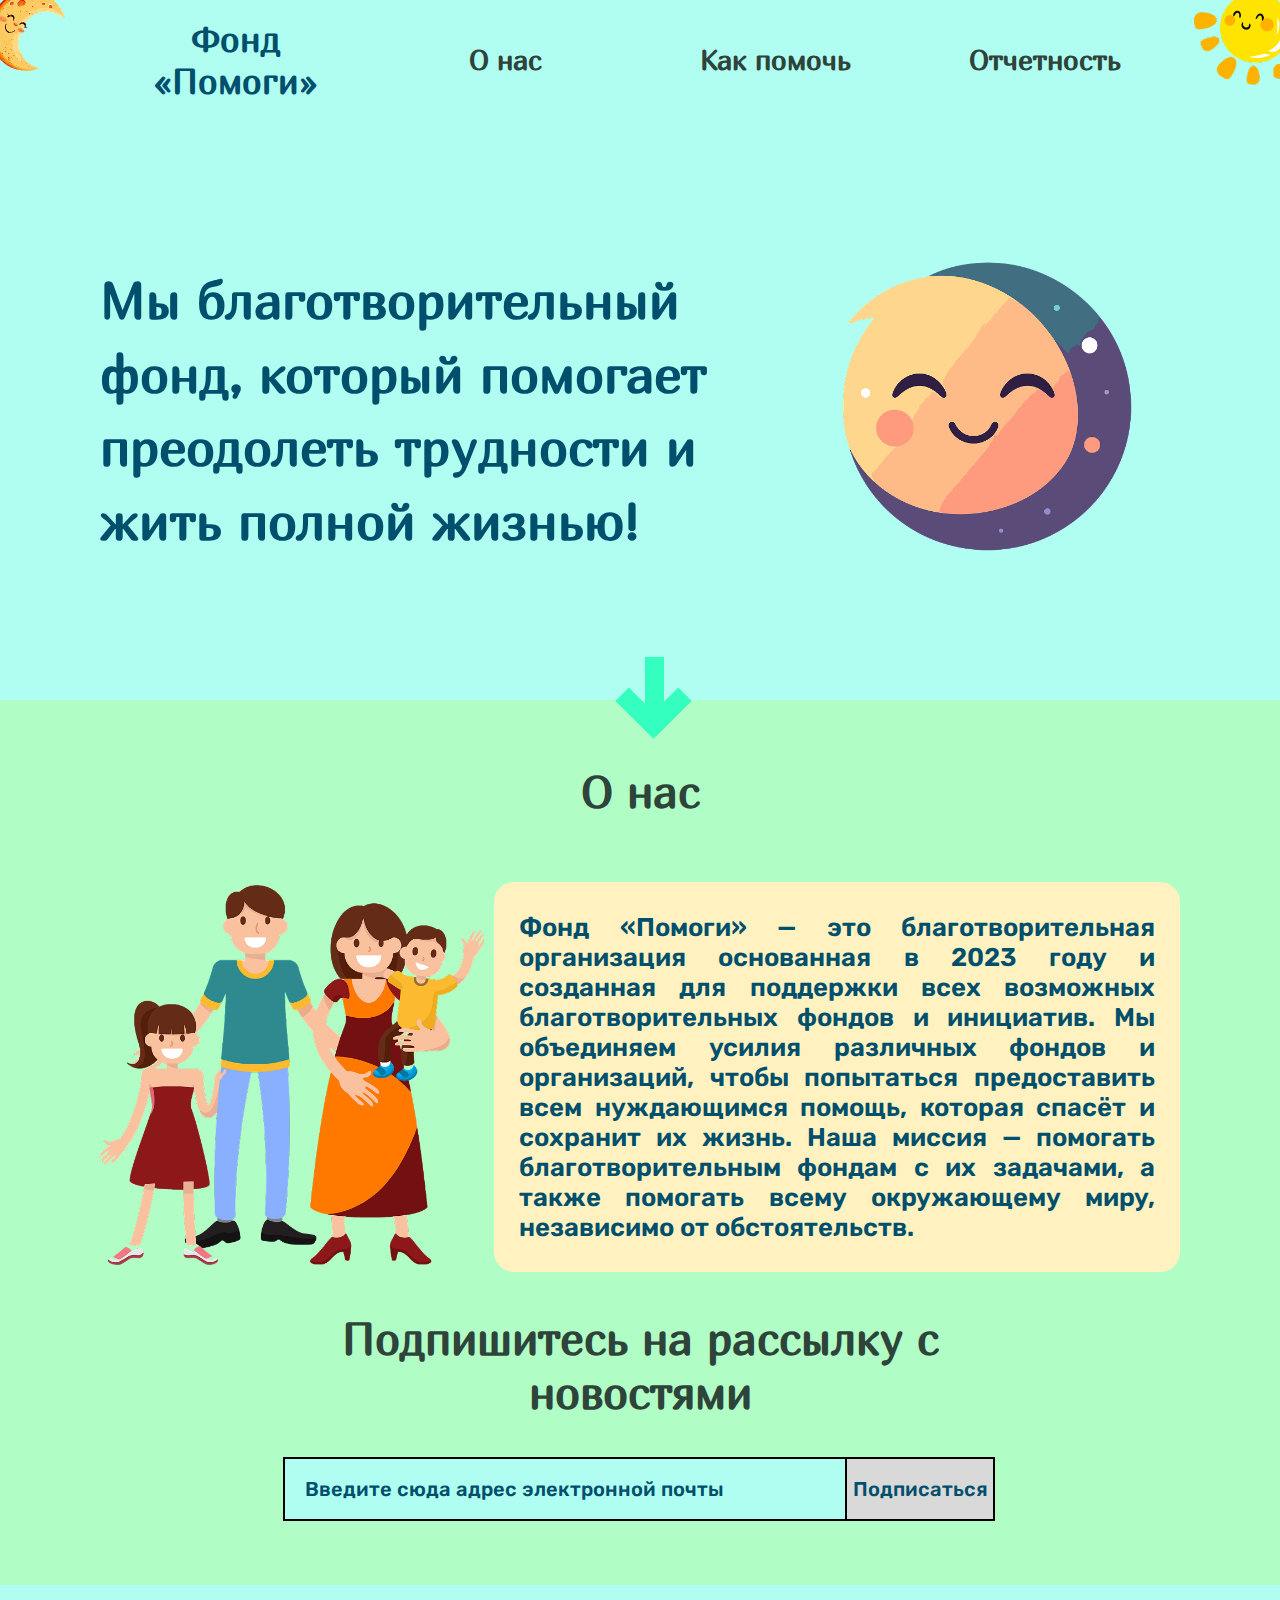
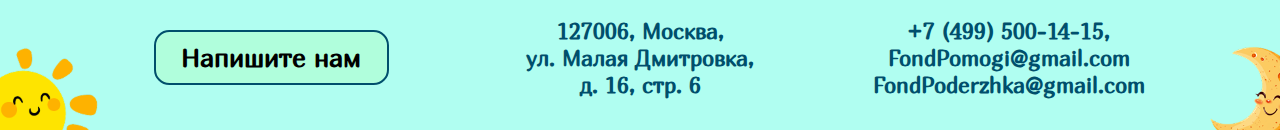
<file: index.html>
<!DOCTYPE html>
<html lang="ru">
<head>
    <meta charset="UTF-8">
    <meta name="viewport" content="width=device-width, initial-scale=1.0">
    <meta name="description" content="Благотворительное пожертвование и помощь людям: поддержка детям, животным, инвалидам и пострадавшим. Благотворительные фонды России, социальные фонды и сайты благотворительности. Оказание помощи тем, кто в ней нуждается.">
    <link href="https://fonts.googleapis.com/css2?family=Marmelad&display=swap" rel="stylesheet">
    <link href="https://fonts.googleapis.com/css2?family=Rubik:wght@400;500;700&display=swap" rel="stylesheet">
    <link rel="stylesheet" href="css/headerFooter.css">
    <link rel="stylesheet" href="css/mainPage.css">
    <title>Фонд "Помоги"</title>
    <link rel="icon" href="img/planeta.png" type="image/png">
    <!-- Varioqub experiments -->
    <script type="text/javascript">
        (function(e, x, pe, r, i, me, nt){
        e[i]=e[i]||function(){(e[i].a=e[i].a||[]).push(arguments)},
        me=x.createElement(pe),me.async=1,me.src=r,nt=x.getElementsByTagName(pe)[0],me.addEventListener('error',function(){function cb(t){t=t[t.length-1],'function'==typeof t&&t({flags:{}})};Array.isArray(e[i].a)&&e[i].a.forEach(cb);e[i]=function(){cb(arguments)}}),nt.parentNode.insertBefore(me,nt)})
        (window, document, 'script', 'https://abt.s3.yandex.net/expjs/latest/exp.js', 'ymab');
        ymab('metrika.101409417', 'init'/*, {clientFeatures}, {callback}*/);
    </script>
</head>
<body>
    <div class="img-moon">
        <img class="img-moon" src="img/moon.png" alt="Луна">
    </div>
    <div class="img-sun">
        <img class="img-sun" src="img/sun.png" alt="Солнце">
    </div>
    <header class="header-container">
        <nav class="header-nav">
            <div class="main-title"><a href="index.html">Фонд</a><a href="index.html"><span>«Помоги»</span></a></div>
            <div class="second-title"><a href="#AS">О нас</a></div>
            <div class="second-title"><a href="how-to-help.html">Как помочь</a></div>
            <div class="second-title"><a href="reporting.html">Отчетность</a></div>
        </nav>
    </header>
    <section class="hero-container">
        <div class="hero-text">
            <p>Мы благотворительный фонд, который помогает  преодолеть трудности и жить полной жизнью!</p>
        </div>
        <div class="hero-image">
            <img src="img/planeta.png" alt="Планета">
        </div>
    </section>
    <section class="about-section" id="AS">
        <div class="strelka-image">
            <img src="img/strelka.png" alt="Стрелка">
        </div>
        <h1 class="about-title">О нас</h1>
        <div class="about-container">
            <div class="about-image">
                <img src="img/family.png" alt="Семья">
            </div>
            <div class="about-text">
                <p><span>Фонд «Помоги» — это благотворительная </span><span>организация основанная в 2023 году и </span>
                    <span>созданная для поддержки всех возможных </span><span>благотворительных фондов и инициатив. Мы </span>
                    <span>объединяем усилия различных фондов и </span><span>организаций, чтобы попытаться предоставить </span>
                    <span>всем нуждающимся помощь, которая спасёт и </span><span>сохранит их жизнь. Наша миссия —  помогать </span> 
                    <span>благотворительным фондам с их задачами, а </span><span>также помогать всему окружающему миру, </span>
                    <span>независимо от обстоятельств.</span></p>
            </div>
        </div>
    </section>
    <section class="subscribe-section">
        <div class="container__text-title">
            <div class="title-text-col">
                <h1 class="subscribe-title">Подпишитесь на рассылку с</h1>
            </div>
            <div class="title-text-col">
                <h1 class="subscribe-title">новостями</h1>
            </div>
        </div>
        <div class="container-form-button">
            <div class="form-container">
                <input type="email" class="custom-input" placeholder="Введите сюда адрес электронной почты">
                <button class="custom-button">Подписаться</button>
            </div>
        </div>        
    </section>
    <footer class="footer-container">
        <div class="footer-content">
            <div class="footer-info">
                <button class="footer-button">Напишите нам</button>
            </div>
            <div class="footer-info">
                <div class="text-col"><p>127006, Москва,</p></div>
                <div class="text-col"><p>ул. Малая Дмитровка,</p></div>
                <div class="text-col"><p>д. 16, стр. 6</p></div>
            </div>
            <div class="footer-info">
                <div class="text-col"><p>+7 (499) 500-14-15,</p></div>
                <div class="text-col"><p>FondPomogi@gmail.com</p></div>
                <div class="text-col"><p>FondPoderzhka@gmail.com</p></div>
            </div>
        </div>
        <div class="container-foot-img">
            <div class="img-moon_foot">
                <img class="img-moon_foot" src="img/moon-foot.png" alt="Луна">
            </div>
            <div class="img-sun_foot">
                <img class="img-sun_foot" src="img/sun-foot.png" alt="Солнце">
            </div> 
        </div>  
    </footer>
<script type="text/javascript">
     (function(m,e,t,r,i,k,a){m[i]=m[i]||function(){(m[i].a=m[i].a||[]).push(arguments)};
     m[i].l=1*new Date();
     for (var j = 0; j < document.scripts.length; j++) {
         if (document.scripts[j].src === r) return;
     }
     k=e.createElement(t),a=e.getElementsByTagName(t)[0],k.async=1,k.src=r,a.parentNode.insertBefore(k,a)
     })(window, document, "script", "https://mc.yandex.ru/metrika/tag.js", "ym");

     ym(101409417, "init", {
          clickmap:true,
          trackLinks:true,
          accurateTrackBounce:true,
          webvisor:true
     });
  </script>
  <noscript>
    <div><img src="https://mc.yandex.ru/watch/101409417" style="position:absolute; left:-9999px;" alt="" /></div>
  </noscript>
</body>
</html>
</file>
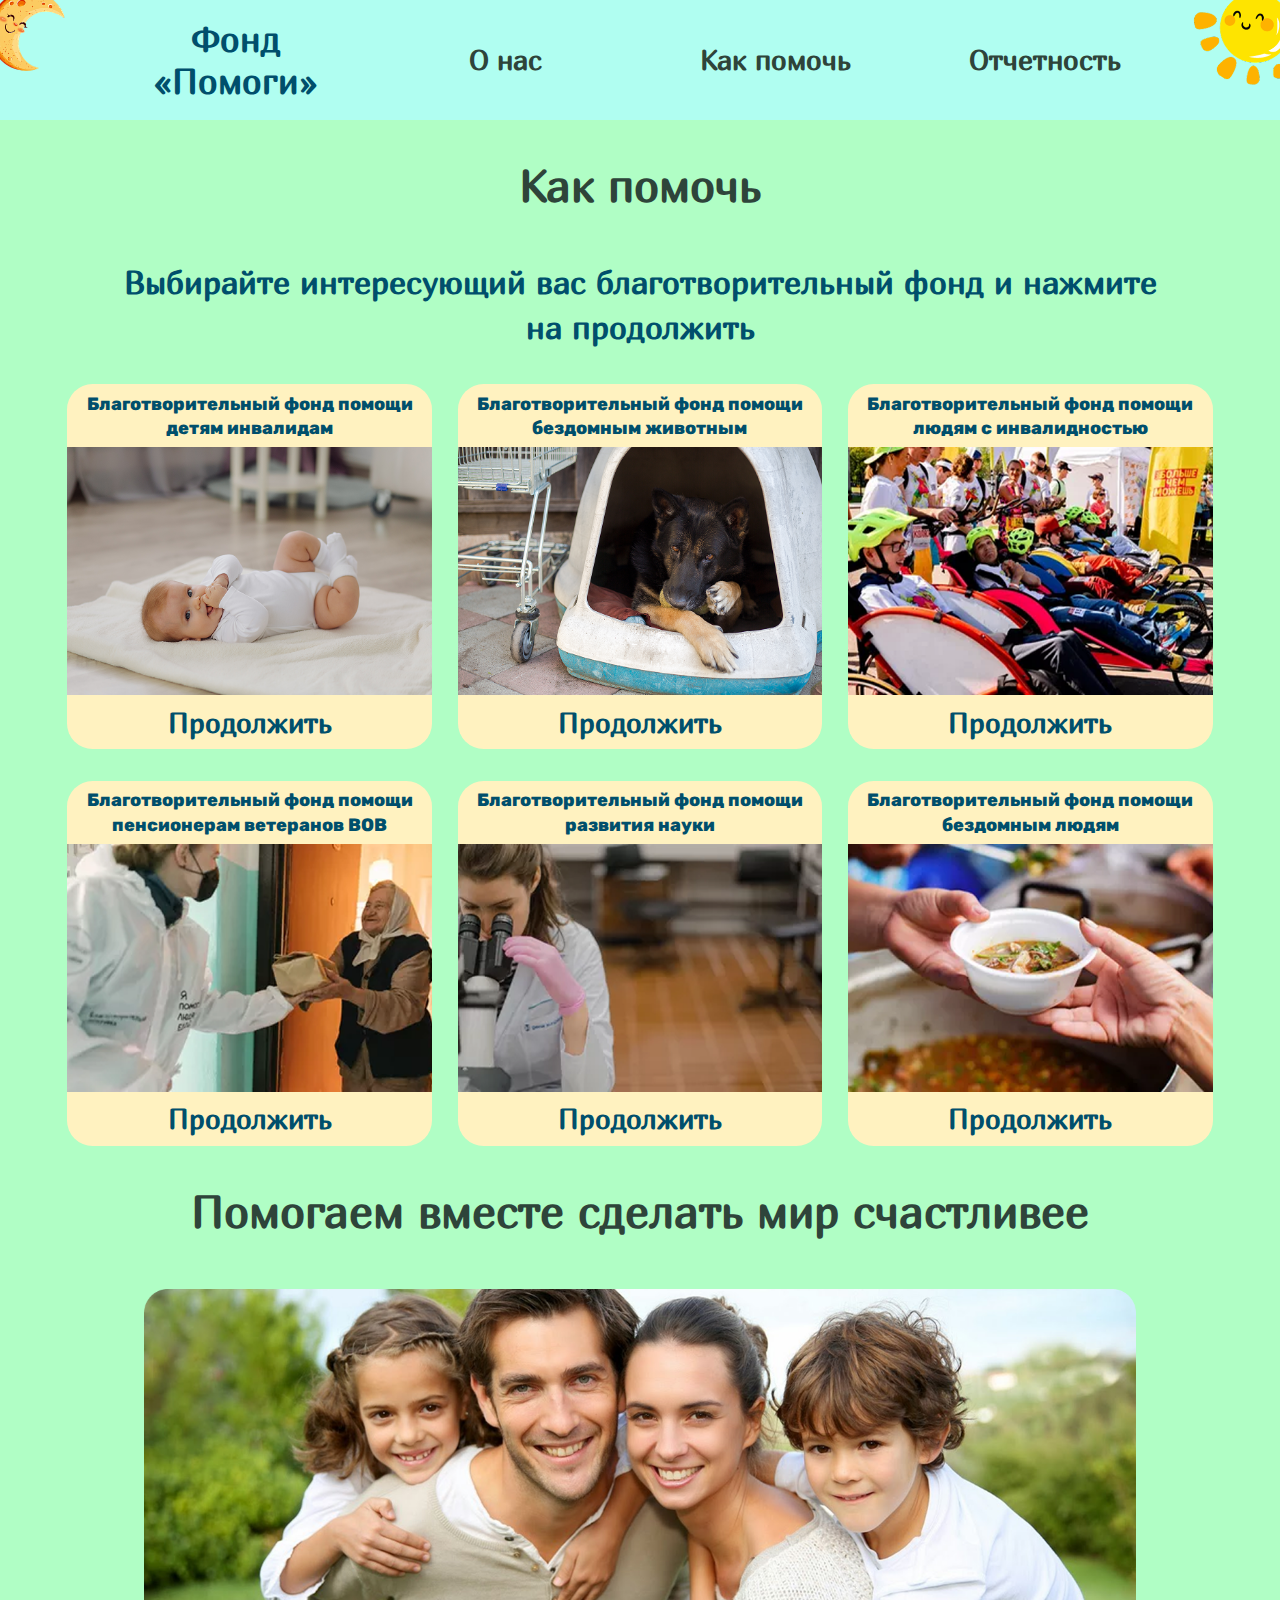
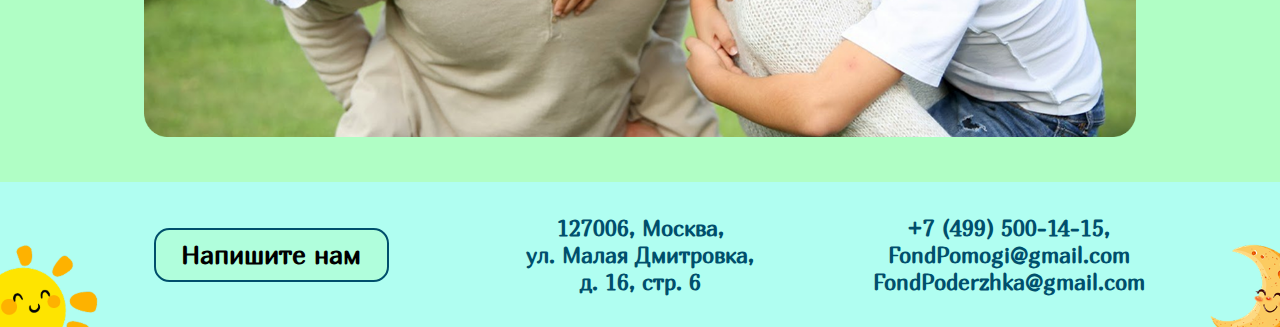
<file: how-to-help.html>
<!DOCTYPE html>
<html lang="ru">
<head>
    <meta charset="UTF-8">
    <meta name="viewport" content="width=device-width, initial-scale=1.0">
    <meta name="description" content="Благотворительное пожертвование и помощь людям: поддержка детям, животным, инвалидам и пострадавшим. Благотворительные фонды России, социальные фонды и сайты благотворительности. Оказание помощи тем, кто в ней нуждается.">
    <link href="https://fonts.googleapis.com/css2?family=Marmelad&display=swap" rel="stylesheet">
    <link href="https://fonts.googleapis.com/css2?family=Rubik:wght@400;500;700&display=swap" rel="stylesheet">
    <link rel="stylesheet" href="css/headerFooter.css">
    <link rel="stylesheet" href="css/howToHelp.css">
    <title>Как помочь?</title>
    <link rel="icon" href="img/planeta.png" type="image/png">
    <script type="text/javascript">
        (function(e, x, pe, r, i, me, nt){
        e[i]=e[i]||function(){(e[i].a=e[i].a||[]).push(arguments)},
        me=x.createElement(pe),me.async=1,me.src=r,nt=x.getElementsByTagName(pe)[0],me.addEventListener('error',function(){function cb(t){t=t[t.length-1],'function'==typeof t&&t({flags:{}})};Array.isArray(e[i].a)&&e[i].a.forEach(cb);e[i]=function(){cb(arguments)}}),nt.parentNode.insertBefore(me,nt)})
        (window, document, 'script', 'https://abt.s3.yandex.net/expjs/latest/exp.js', 'ymab');
        ymab('metrika.101409417', 'init'/*, {clientFeatures}, {callback}*/);
    </script>
</head>
<body>
    <div class="img-moon">
        <img class="img-moon" src="img/moon.png" alt="Луна">
    </div>
    <div class="img-sun">
        <img class="img-sun" src="img/sun.png" alt="Солнце">
    </div>
    <header class="header-container">
        <nav class="header-nav">
            <div class="main-title"><a href="index.html">Фонд</a><a href="index.html"><span>«Помоги»</span></a></div>
            <div class="second-title"><a href="index.html#AS">О нас</a></div>
            <div class="second-title"><a href="how-to-help.html">Как помочь</a></div>
            <div class="second-title"><a href="reporting.html">Отчетность</a></div>
        </nav>
    </header>
    <section class="help-section">
        <h2 class="help-title">Как помочь</h2>
        <div class="block-subtitle">
            <div class="subtitle-text">
                <h3 class="help-subtitle">Выбирайте интересующий вас благотворительный фонд и нажмите</h3>
            </div>
            <div class="subtitle-text">
                <h3 class="help-subtitle">на продолжить</h3>
            </div>
        </div>
        <div class="help-container">
            <div class="help-block">
                <div class="container-text-help">
                    <div class="block-text-help">
                        <p class="help-text">Благотворительный фонд помощи</p>
                    </div>
                    <div class="block-text-help">
                        <p class="help-text">детям инвалидам</p>
                    </div>
                </div>
                <div class="block-img-help">
                    <img src="img/baby.png" alt="Помощь детям">
                </div>
                <div class="block-text-help">
                    <p class="help-action"><a href="#">Продолжить</a></p>
                </div>
            </div>
            <div class="help-block">
                <div class="container-text-help">
                    <div class="block-text-help">
                        <p class="help-text">Благотворительный фонд помощи</p>
                    </div>
                    <div class="block-text-help">
                        <p class="help-text">бездомным животным</p>
                    </div>
                </div>
                <div class="block-img-help">
                    <img src="img/dog.png" alt="Помощь животным">
                </div>
                <div class="block-text-help">
                    <p class="help-action"><a href="#">Продолжить</a></p>
                </div>
            </div>
            <div class="help-block">
                <div class="container-text-help">
                    <div class="block-text-help">
                        <p class="help-text">Благотворительный фонд помощи</p>
                    </div>
                    <div class="block-text-help">
                        <p class="help-text">людям с инвалидностью</p>
                    </div>
                </div>
                <div class="block-img-help">
                    <img src="img/inv.png" alt="Помощь инвалидам">
                </div>
                <div class="block-text-help">
                    <p class="help-action"><a href="#">Продолжить</a></p>
                </div>
            </div>
            <div class="help-block">
                <div class="container-text-help">
                    <div class="block-text-help">
                        <p class="help-text">Благотворительный фонд помощи</p>
                    </div>
                    <div class="block-text-help">
                        <p class="help-text">пенсионерам ветеранов ВОВ</p>
                    </div>
                </div>
                <div class="block-img-help">
                    <img src="img/vov.png" alt="Помощь ветеранам">
                </div>
                <div class="block-text-help">
                    <p class="help-action"><a href="#">Продолжить</a></p>
                </div>
            </div>
            <div class="help-block">
                <div class="container-text-help">
                    <div class="block-text-help">
                        <p class="help-text">Благотворительный фонд помощи</p>
                    </div>
                    <div class="block-text-help">
                        <p class="help-text">развития науки</p>
                    </div>
                </div>
                <div class="block-img-help">
                    <img src="img/science.png" alt="Помощь учёным">
                </div>
                <div class="block-text-help">
                    <p class="help-action"><a href="#">Продолжить</a></p>
                </div>
            </div>
            <div class="help-block">
                <div class="container-text-help">
                    <div class="block-text-help">
                        <p class="help-text">Благотворительный фонд помощи</p>
                    </div>
                    <div class="block-text-help">
                        <p class="help-text">бездомным людям</p>
                    </div>
                </div>
                <div class="block-img-help">
                    <img src="img/bomg.png" alt="Помощь бездомным">
                </div>
                <div class="block-text-help">
                    <p class="help-action"><a href="#">Продолжить</a></p>
                </div>
            </div>
        </div>
        <div class="block_help-together">
            <h2 class="help-title">Помогаем вместе сделать мир счастливее</h2>
        </div>
        <div class="block_image-help-together">
            <img src="img/happyhum.png" alt="Радостные люди">
        </div>
    </section>
    <footer class="footer-container">
        <div class="footer-content">
            <div class="footer-info">
                <button class="footer-button">Напишите нам</button>
            </div>
            <div class="footer-info">
                <div class="text-col"><p>127006, Москва,</p></div>
                <div class="text-col"><p>ул. Малая Дмитровка,</p></div>
                <div class="text-col"><p>д. 16, стр. 6</p></div>
            </div>
            <div class="footer-info">
                <div class="text-col"><p>+7 (499) 500-14-15,</p></div>
                <div class="text-col"><p>FondPomogi@gmail.com</p></div>
                <div class="text-col"><p>FondPoderzhka@gmail.com</p></div>
            </div>
        </div>
        <div class="container-foot-img">
            <div class="img-moon_foot">
                <img class="img-moon_foot" src="img/moon-foot.png" alt="Луна">
            </div>
            <div class="img-sun_foot">
                <img class="img-sun_foot" src="img/sun-foot.png" alt="Солнце">
            </div> 
        </div>  
    </footer>
<script type="text/javascript">
     (function(m,e,t,r,i,k,a){m[i]=m[i]||function(){(m[i].a=m[i].a||[]).push(arguments)};
     m[i].l=1*new Date();
     for (var j = 0; j < document.scripts.length; j++) {
         if (document.scripts[j].src === r) return;
     }
     k=e.createElement(t),a=e.getElementsByTagName(t)[0],k.async=1,k.src=r,a.parentNode.insertBefore(k,a)
     })(window, document, "script", "https://mc.yandex.ru/metrika/tag.js", "ym");

     ym(101409417, "init", {
          clickmap:true,
          trackLinks:true,
          accurateTrackBounce:true,
          webvisor:true
     });
  </script>
  <noscript>
    <div><img src="https://mc.yandex.ru/watch/101409417" style="position:absolute; left:-9999px;" alt="" /></div>
  </noscript>
</body>
</html>
</file>
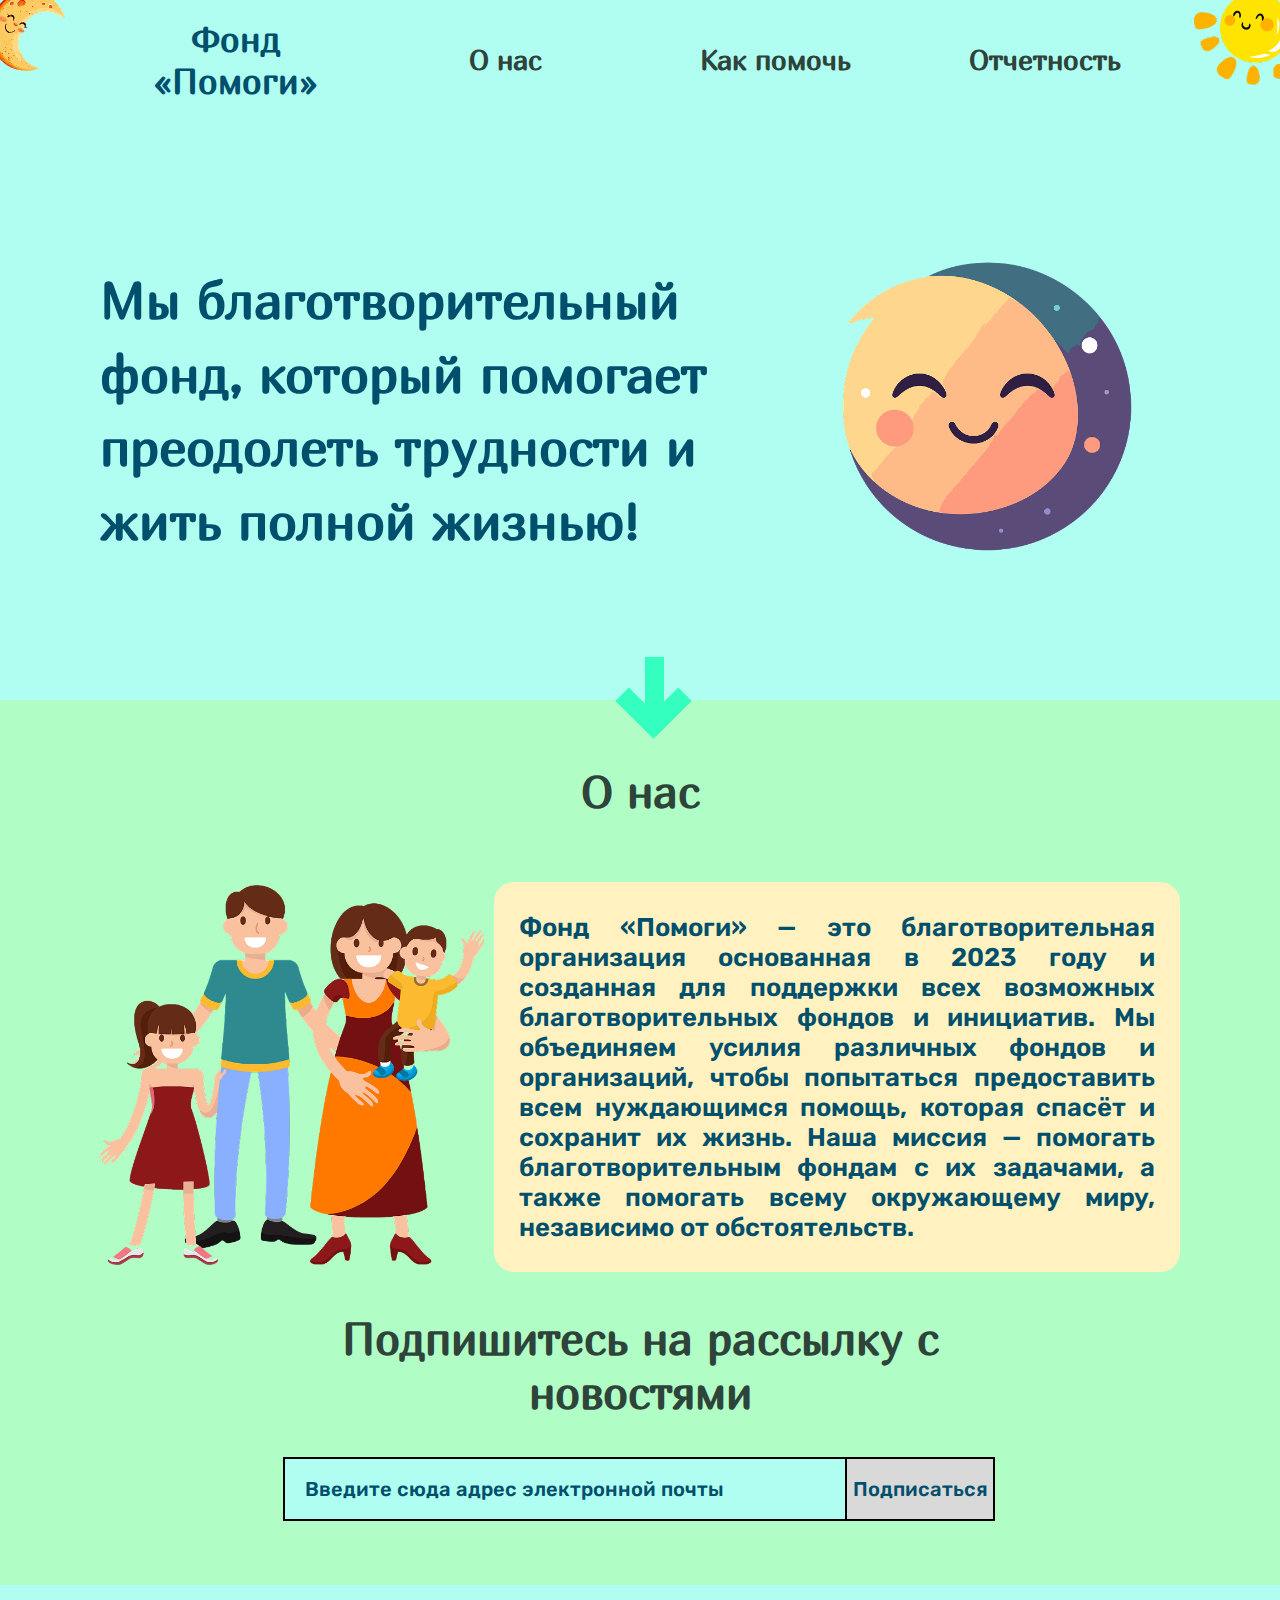
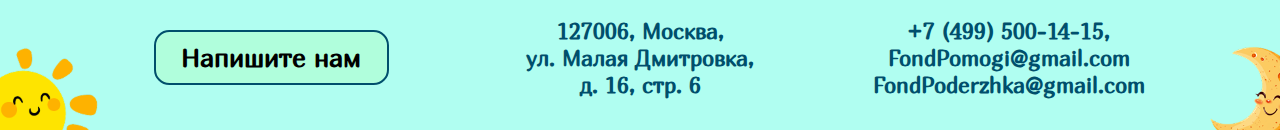
<file: main-menu.html>
<!DOCTYPE html>
<html lang="ru">
<head>
    <meta charset="UTF-8">
    <meta name="viewport" content="width=device-width, initial-scale=1.0">
    <link href="https://fonts.googleapis.com/css2?family=Marmelad&display=swap" rel="stylesheet">
    <link href="https://fonts.googleapis.com/css2?family=Rubik:wght@400;500;700&display=swap" rel="stylesheet">
    <link rel="stylesheet" href="css/headerFooter.css">
    <link rel="stylesheet" href="css/mainPage.css">
    <title>Главная страница Фонда "Помоги"</title>
</head>
<body>
    <div class="img-moon">
        <img class="img-moon" src="img/moon.png" alt="Луна">
    </div>
    <div class="img-sun">
        <img class="img-sun" src="img/sun.png" alt="Солнце">
    </div>
    <header class="header-container">
        <nav class="header-nav">
            <div class="main-title"><a href="main-menu.html">Фонд</a><a href="main-menu.html"><span>«Помоги»</span></a></div>
            <div class="second-title"><a href="#AS">О нас</a></div>
            <div class="second-title"><a href="how-to-help.html">Как помочь</a></div>
            <div class="second-title"><a href="reporting.html">Отчетность</a></div>
        </nav>
    </header>
    <section class="hero-container">
        <div class="hero-text">
            <p>Мы благотворительный фонд, который помогает  преодолеть трудности и жить полной жизнью!</p>
        </div>
        <div class="hero-image">
            <img src="img/planeta.png" alt="Планета">
        </div>
    </section>
    <section class="about-section" id="AS">
        <div class="strelka-image">
            <img src="img/strelka.png" alt="Стрелка">
        </div>
        <h1 class="about-title">О нас</h1>
        <div class="about-container">
            <div class="about-image">
                <img src="img/family.png" alt="Семья">
            </div>
            <div class="about-text">
                <p><span>Фонд «Помоги» — это благотворительная </span><span>организация основанная в 2023 году и </span>
                    <span>созданная для поддержки всех возможных </span><span>благотворительных фондов и инициатив. Мы </span>
                    <span>объединяем усилия различных фондов и </span><span>организаций, чтобы попытаться предоставить </span>
                    <span>всем нуждающимся помощь, которая спасёт и </span><span>сохранит их жизнь. Наша миссия —  помогать </span> 
                    <span>благотворительным фондам с их задачами, а </span><span>также помогать всему окружающему миру, </span>
                    <span>независимо от обстоятельств.</span></p>
            </div>
        </div>
    </section>
    <section class="subscribe-section">
        <div class="container__text-title">
            <div class="title-text-col">
                <h1 class="subscribe-title">Подпишитесь на рассылку с</h1>
            </div>
            <div class="title-text-col">
                <h1 class="subscribe-title">новостями</h1>
            </div>
        </div>
        <div class="container-form-button">
            <div class="form-container">
                <input type="email" class="custom-input" placeholder="Введите сюда адрес электронной почты">
                <button class="custom-button">Подписаться</button>
            </div>
        </div>        
    </section>
    <footer class="footer-container">
        <div class="footer-content">
            <div class="footer-info">
                <button class="footer-button">Напишите нам</button>
            </div>
            <div class="footer-info">
                <div class="text-col"><p>127006, Москва,</p></div>
                <div class="text-col"><p>ул. Малая Дмитровка,</p></div>
                <div class="text-col"><p>д. 16, стр. 6</p></div>
            </div>
            <div class="footer-info">
                <div class="text-col"><p>+7 (499) 500-14-15,</p></div>
                <div class="text-col"><p>FondPomogi@gmail.com</p></div>
                <div class="text-col"><p>FondPoderzhka@gmail.com</p></div>
            </div>
        </div>
        <div class="container-foot-img">
            <div class="img-moon_foot">
                <img class="img-moon_foot" src="img/moon-foot.png" alt="Луна">
            </div>
            <div class="img-sun_foot">
                <img class="img-sun_foot" src="img/sun-foot.png" alt="Солнце">
            </div> 
        </div>  
    </footer>    
</body>
</html>
</file>
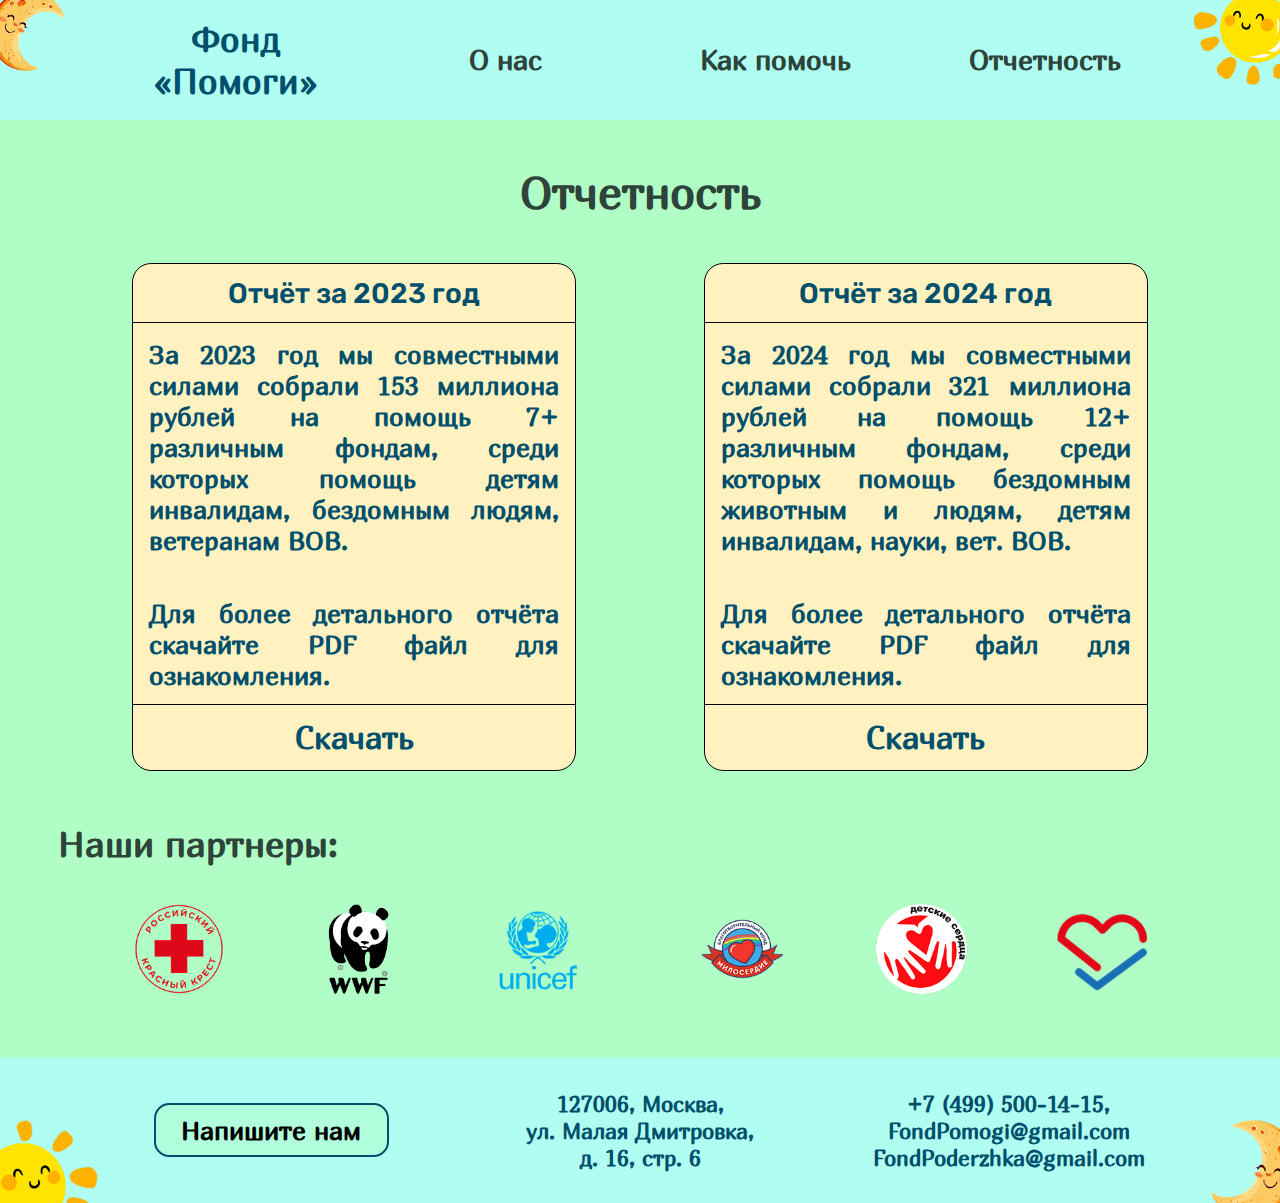
<file: reporting.html>
<!DOCTYPE html>
<html lang="ru">
<head>
    <meta charset="UTF-8">
    <meta name="viewport" content="width=device-width, initial-scale=1.0">
    <link href="https://fonts.googleapis.com/css2?family=Marmelad&display=swap" rel="stylesheet">
    <link href="https://fonts.googleapis.com/css2?family=Rubik:wght@400;500;700&display=swap" rel="stylesheet">
    <link rel="stylesheet" href="css/headerFooter.css">
    <link rel="stylesheet" href="css/reporting.css">
    <title>Главная страница Фонда "Помоги"</title>
</head>
<body>
    <div class="img-moon">
        <img class="img-moon" src="img/moon.png" alt="Луна">
    </div>
    <div class="img-sun">
        <img class="img-sun" src="img/sun.png" alt="Солнце">
    </div>
    <header class="header-container">
        <nav class="header-nav">
            <div class="main-title"><a href="index.html">Фонд</a><a href="index.html"><span>«Помоги»</span></a></div>
            <div class="second-title"><a href="main-menu.html#AS">О нас</a></div>
            <div class="second-title"><a href="how-to-help.html">Как помочь</a></div>
            <div class="second-title"><a href="reporting.html">Отчетность</a></div>
        </nav>
    </header>
    <section class="reporting-section">
        <h2 class="reporting-title">Отчетность</h2>
        <div class="container-block-reporting">
            <div class="block-reporting">
                <div class="header-block-reporting">
                    <p>Отчёт за 2023 год</p>
                </div>
                <div class="mid-block-reporting">
                    <div class="block-top-text">
                        <p class="main-text-reporting">За 2023 год мы совместными силами собрали 153 миллиона рублей 
                            на помощь 7+ различным фондам, среди которых помощь 
                            детям инвалидам, бездомным людям, ветеранам ВОВ.
                        </p>
                    </div>
                    <div class="block-bot-text">
                        <p class="main-text-reporting">Для более детального отчёта скачайте PDF файл для ознакомления.</p>
                    </div>
                </div>
                <div class="btn-block-reporting">
                    <p><a href="">Скачать</a></p>
                </div>
            </div>
            <div class="block-reporting">
                <div class="header-block-reporting">
                    <p>Отчёт за 2024 год</p>
                </div>
                <div class="mid-block-reporting rgap">
                    <div class="block-top-text">
                        <p class="main-text-reporting">За 2024 год мы совместными силами собрали 321 миллиона рублей на помощь
                             12+ различным фондам, среди которых помощь бездомным
                            животным и людям, детям инвалидам, науки, вет. ВОВ.
                        </p>
                    </div>

                    <div class="block-bot-text">
                        <p class="main-text-reporting">Для более детального отчёта скачайте PDF файл для ознакомления.</p>
                    </div>
                </div>
                <div class="btn-block-reporting">
                    <p><a href="">Скачать</a></p>
                </div>
            </div>
        </div>
        <div class="container_our-part">
            <div class="title_our-part">
                <p>Наши партнеры:</p>
            </div>
            <div class="container-part">
                <div class="block-part-img">
                    <img src="img/rk.png">
                    <img src="img/wwf.png">
                    <img src="img/unicef.png">
                </div>
                <div class="block-part-img">
                    <img src="img/milo.png">
                    <img src="img/hands.png">
                    <img src="img/heart.png">
                </div>
            </div>
        </div>
    </section>
    <footer class="footer-container">
        <div class="footer-content">
            <div class="footer-info">
                <button class="footer-button">Напишите нам</button>
            </div>
            <div class="footer-info">
                <div class="text-col"><p>127006, Москва,</p></div>
                <div class="text-col"><p>ул. Малая Дмитровка,</p></div>
                <div class="text-col"><p>д. 16, стр. 6</p></div>
            </div>
            <div class="footer-info">
                <div class="text-col"><p>+7 (499) 500-14-15,</p></div>
                <div class="text-col"><p>FondPomogi@gmail.com</p></div>
                <div class="text-col"><p>FondPoderzhka@gmail.com</p></div>
            </div>
        </div>
        <div class="container-foot-img">
            <div class="img-moon_foot">
                <img class="img-moon_foot" src="img/moon-foot.png" alt="Луна">
            </div>
            <div class="img-sun_foot">
                <img class="img-sun_foot" src="img/sun-foot.png" alt="Солнце">
            </div> 
        </div>  
    </footer>
<script type="text/javascript">
     (function(m,e,t,r,i,k,a){m[i]=m[i]||function(){(m[i].a=m[i].a||[]).push(arguments)};
     m[i].l=1*new Date();
     for (var j = 0; j < document.scripts.length; j++) {
         if (document.scripts[j].src === r) return;
     }
     k=e.createElement(t),a=e.getElementsByTagName(t)[0],k.async=1,k.src=r,a.parentNode.insertBefore(k,a)
     })(window, document, "script", "https://mc.yandex.ru/metrika/tag.js", "ym");

     ym(101409417, "init", {
          clickmap:true,
          trackLinks:true,
          accurateTrackBounce:true,
          webvisor:true
     });
  </script>
  <noscript>
    <div><img src="https://mc.yandex.ru/watch/101409417" style="position:absolute; left:-9999px;" alt="" /></div>
  </noscript>
</body>
</html>
</file>
<file: css/headerFooter.css>
:root {
    --blueText-color: #004F6C;
    --greenText-color: #2E443A;
    --blueBack-color: #B0FEF1;
    --greenBack-color: #B0FEC5;
}

* {
    padding: 0;
    margin: 0;
}

html {
    scroll-behavior: smooth;
    height: 100vh;
}

body {
    font-family: 'Marmelad', sans-serif;
}

.header-container {
    position: relative;
    width: 100%;
}

.img-moon {
    position: absolute;
    width: 8.5vw;
    z-index: 2;
    left: 0;
    top: 0;
}

.img-sun {
    position: absolute;
    width: 7vw;
    z-index: 2;
    right: 0;
    top: 0;
}

.header-nav {
    display: flex;
    background-color: var(--blueBack-color);
    align-items: center;
    height: 100%;
    padding-top: 1.4vw;
    padding-bottom: 1.4vw;
}

.header-nav div {
    flex: 1;
    text-align: center;
    font-size: 40px;
    font-weight: 700;
}

.header-nav div:first-child {
    margin-left: 100px;
}

.header-nav div:last-child {
    margin-right: 100px;
}

.main-title {
    font-size: 2.7vw !important;
    color: var(--blueText-color);
    font-weight: 700;
}

.main-title span {
    display: block;
}

.main-title:hover {
    color: #026f97;
    cursor: pointer;
    transition: 0.35s;
}

.second-title:hover {
    color: #3a7042;
    cursor: pointer;
    transition: 0.35s;
}

.second-title {
    color: var(--greenText-color);
    font-size: 2.2vw !important;
    font-weight: bold;
}

a {
    text-decoration: none;
    color: inherit;
}

.footer-container {
    position: relative;
    padding-top: 2.5vw;
    padding-bottom: 2.5vw;
    display: flex;
    justify-content: center;
    align-items: center;
    background-color: #B0FEF1;
    width: 100%;
}

.footer-content {
    display: flex;
    align-items: center;
    gap: 2vw;
    width: 100%;
    justify-content: space-between;
    padding-left: 100px;
    padding-right: 100px;
}

.footer-button {
    font-family: 'Marmelad', sans-serif;
    font-size: 2vw;
    background-color: #B0FEDC;
    font-weight: bold;
    padding: 0.75vw 2vw;
    border: 2px solid #004F6C;
    cursor: pointer;
    border-radius: 1.2vw;
    color: #000000;
}

.footer-button:hover {
    background-color: #8effce;
    transition: 0.35s;
}

.footer-info {
    display: flex;
    flex-direction: column;
    font-size: 1.75vw;
    font-weight: 600;
    color: #004F6C;
    justify-content: center;
    align-items: center;
    flex: 1;
}

.img-moon_foot {
    position: absolute;
    bottom: 0;
    right: 0;
    height: auto;
    width: 8vw;
}

.img-sun_foot {
    position: absolute;
    bottom: 0;
    left: 0;
    height: auto;
    width: 8vw;
}



@media (max-width: 1024px) {
    .header-nav div:first-child {
        margin-left: 60px;
    }
    
    .header-nav div:last-child {
        margin-right: 60px;
    }

    .footer-content {
        padding-left: 60px;
        padding-right: 60px;
    }

    .footer-button {
        border-radius: 3vw;
    }
}

@media (max-width: 545px) {
    .header-nav div:first-child {
        margin-left: 40px;
    }
    
    .header-nav div:last-child {
        margin-right: 40px;
    }

    .footer-content {
        padding-left: 40px;
        padding-right: 40px;
    }

    .footer-button {
        padding: 1vw 2vw;
        border-radius: 2.5vw;
    }
}

@media (max-width: 361px) {

    .header-nav div:first-child {
        margin-left: 20px;
    }
    
    .header-nav div:last-child {
        margin-right: 20px;
    }

    .footer-content {
        padding-left: 20px;
        padding-right: 20px;
    }
}
</file>
<file: css/mainPage.css>
.hero-container {
    padding-top: 8vw;
    padding-bottom: 8vw;
    display: flex;
    align-items: center;
    justify-content: space-between;
    height: 100%;
    max-width: 100%;
    gap: 10px;
    background-color: var(--blueBack-color);
}

.hero-text {
    color: var(--blueText-color);
    max-width: 1140px;
    flex: 1;
    font-size: 4.1vw;
    line-height: 1.4;
    text-align: left;
    font-weight: 600;
}

.hero-image img {
    max-width: 687px;
    width: 30vw;
    height: auto;
}


.hero-container div:first-child {
    margin-left: 100px;
}

.hero-container div:last-child {
    margin-right: 100px;
}

.strelka-image {
    position: absolute;
    left: 50%;
    top: -3.4vw;
    transform: translateX(-50%);
    width: 5%;
    max-width: 50px;
}

.strelka-image img {
    width: 6vw;
    height: auto;
}

.about-section {
    position: relative;
    text-align: center;
    background-color: var(--greenBack-color);
    height: 100%;
}

.about-title {
    color: var(--greenText-color);
    font-size: 3.5vw;
    padding-top: 5vw;
    margin-bottom: 5vw;
}
.about-container {
    display: flex;
    align-items: center;
    justify-content: space-between;
    gap: 10px;
}
.about-image img {
    max-width: 694px;
    width: 30vw;
    height: auto;
    object-fit: contain;
}

.about-image {
    margin-left: 100px;
}


.about-text {
    font-family: 'Rubik', sans-serif;
    background-color: #FFF2C0;
    padding: 30px 25px 30px 25px;
    border-radius: 20px;
    max-width: 1012px;
    width: 50vw;
    font-size: 2vw;
    margin-right: 100px;
    text-align:justify;
    color: var(--blueText-color);
    font-weight: 600;
}

.subscribe-section {
    background-color: var(--greenBack-color);
    height: 100%;
    padding-top: 3vw;
}

.subscribe-title {
    color: var(--greenText-color);
    font-size: 3.5vw;
}

.title-text-col:last-child {
    padding-bottom: 3vw;
}

.container__text-title {
    display: flex;
    flex-direction: column;
    align-items: center;
}


.container-form-button {
    display: flex;
    justify-content: center;
    padding-bottom: 5vw;
}
.form-container {
    display: flex;
    align-items: center;
    flex-direction: row;
    max-width: 1200px;
    overflow: hidden;
}

.custom-input {
    width: 790px;
    height: 80px;
    border: solid 2px #000;
    background-color: #B0FEF1;
    color: var(--blueText-color);
    padding: 0 20px;
    font-size: 25px;
    font-weight: 550;
    font-family: 'Rubik', sans-serif;
    outline: none;
}

.custom-button {
    position: relative;
    right: 2px;
    width: 200px;
    height: 84px;
    color: var(--blueText-color);
    font-size: 25px;
    font-weight: 550;
    background-color: #D9D9D9;
    border: solid 2px #000;
    font-family: 'Rubik', sans-serif;
    cursor: pointer;
    text-align: center;
}

.custom-button:hover {
    background-color: #C0C0C0;
    transition: 0.35s;
}

.custom-input::placeholder {
    color: #004F6C;
    opacity: 1;
}

@media (max-width: 1500px) {
    .custom-input {
        width: 520px;
        height: 60px;
        font-size: 20px;
    }
    
    .custom-button {
        width: 150px;
        height: 64px;
        font-size: 20px;
    }
}

@media (max-width: 1024px) {
    .hero-container div:first-child {
        margin-left: 60px;
    }
    
    .hero-container div:last-child {
        margin-right: 60px;
    }

    .about-image {
        margin-left: 60px;
    }

    .about-text {
        margin-right: 60px;
    }

    .about-image {
        display: none;
    }

    .about-container {
        justify-content: center;
    }

    .about-title {
        margin-bottom: 20px;
        padding-top: 20px;
    }

    .about-text {
        font-size: 3vw;
        width: 85vw;
        margin-left: 60px;
        margin-right: 60px;
    }

    .about-title {
        font-size: 4vw;
    }

    .subscribe-title {
        font-size: 4vw;
    }

    .custom-input {
        width: 400px;
        height: 40px;
        font-size: 15px;
        border: solid 1.5px #000;
    }
    
    .custom-button {
        width: 110px;
        height: 42px;
        font-size: 15px;
        border: solid 1.5px #000;
    }
}


@media (max-width: 700px) {
    .custom-button {
        height: 4.85vw;
    }

    .custom-input {
        width: 275px;
        height: 30px;
        font-size: 12px;
    }
    
    .custom-button {
        width: 95px;
        height: 32px;
        font-size: 12px;
    }
}

@media (max-width: 545px) {

    .hero-container div:first-child {
        margin-left: 40px;
    }
    
    .hero-container div:last-child {
        margin-right: 40px;
    }

    .about-text {
        margin-right: 40px;
    }

    .about-title {
        margin-bottom: 15px;
        padding-top: 15px;
    }

    .about-text {
        margin-left: 40px;
        margin-right: 40px;
        padding: 15px 12px 15px 12px;
    }

    .custom-input {
        width: 190px;
        height: 24px;
        font-size: 9px;
    }
    
    .custom-button {
        width: 75px;
        height: 26px;
        font-size: 9px;
    }
}

@media (max-width: 361px) {

    .hero-container div:first-child {
        margin-left: 20px;
    }
    
    .hero-container div:last-child {
        margin-right: 20px;
    }

    .about-image {
        margin-left: 20px;
    }

    .about-text {
        margin-right: 20px;
    }

    .about-title {
        padding-top: 10px;
        margin-bottom: 10px;
    }
    .about-text {
        border-radius: 13px;
        font-size: 3.3vw;
        margin-left: 20px;
        margin-right: 20px;
    }

    .custom-input {
        width: 158px;
        height: 18px;
        font-size: 7.5px;
        border: solid 0.75px #000;
    }
    
    .custom-button {
        width: 60px;
        height: 20px;
        font-size: 7.5px;
        border: solid 0.75px #000;
    }
}
</file>
<file: css/howToHelp.css>
.help-section {
    height: 100%;
    background-color: var(--greenBack-color);
    padding: 0 100px;
}

.help-section {
    padding: 0 4.5vw;
}

.help-title, .help-subtitle {
    text-align: center;
    font-weight: 600;
}

.help-title {
    font-size: 3.5vw;
    padding-top: 3vw;
    padding-bottom: 4vw;
    color: var(--greenText-color);
}

.help-subtitle {
    font-size: 2.5vw;
    color: var(--blueText-color);
}

.subtitle-text:last-child {
    padding-bottom: 3vw;
}

.block-subtitle {
    display: flex;
    flex-direction: column;
    gap: 0.5vw;
}

.help-section {
    padding: 0 5.25vw;
}

.help-title, .help-subtitle {
    text-align: center;
}

.help-title, .help-subtitle {
    text-align: center;
}

.help-container {
    display: flex;
    flex-wrap: wrap;
    justify-content: space-between;
    row-gap: 2.5vw;
}

.help-block {
    width: 28.5vw;
    height: 28.5vw;
    display: flex;
    flex-direction: column;
    align-items: stretch;
    justify-content: space-between;
    background-color: #FFF2C0;
    border-radius: 2vw;
    text-align: center;
}

.container-text-help {
    display: flex;
    flex-direction: column;
    justify-content: center;
    align-items: center;
    flex-grow: 1;
    padding-top: 0.5vw;
    padding-bottom: 0.5vw;
}

.block-text-help {
    display: flex;
    align-items: center;
    justify-content: center;
    flex-grow: 1;
    width: 100%;
}

.help-block img {
    width: 100%;
    height: 100%;
}

.block-img-help {
    width: 100%;
    flex-grow: 1;
}

.help-text {
    font-family: 'Rubik', sans-serif;
    font-size: 1.4vw;
    font-weight: 800;
    color: var(--blueText-color);
}

.help-action {
    font-size: 2.2vw;
    font-weight: 600;
    color: var(--blueText-color);
    display: flex;
    align-items: center;
    justify-content: center;
    flex-grow: 1;
    padding-top: 0.5vw;
    padding-bottom: 0.5vw;
}

.help-action:hover {
    color: #03b9fc;
    transition: 0.35s;
}

.block_image-help-together {
    display: flex;
    justify-content: center;
    width: 100%;
    height: 100%;
    padding-bottom: 3.5vw;
}

.block_image-help-together img {
    width: 77.5vw;
    height: 35vw;
}

@media (max-width: 1024px) {
    .help-block {
        width: 42vw;
        height: 42vw;
    }

    .help-text {
        font-size: 2vw;
    }

    .help-action {
        font-size: 3vw;
        padding-top: 1vw;
        padding-bottom: 1vw;
    }

    .container-text-help {
        padding-top: 1vw;
        padding-bottom: 1vw;
    }
}

@media (max-width: 600px) {
    .help-block {
        width: 40vw;
        height: 40vw;
    }

}
</file>
<file: css/reporting.css>
.reporting-section {
    padding: 0 4.5vw;
    background-color: var(--greenBack-color);
    height: 100%;
}

.reporting-title {
    text-align: center;
    font-weight: 600;
    font-size: 3.5vw;
    padding-top: 3.5vw;
    padding-bottom: 3.5vw;
    color: var(--greenText-color);
}

.container-block-reporting {
    display: flex;
    flex-direction: row;
    justify-content: center;
    gap: 10vw;
}

.block-reporting {
    display: flex;
    flex-direction: column;
    width: 34.5vw;
    height: 39.5vw;
    border-radius: 1.5vw;
    background-color: #fff2c0;
    border: solid 0.125vw #000;
}

.header-block-reporting {
    font-family: 'Rubik', sans-serif;
    color: var(--blueText-color);
    display: flex;
    justify-content: center;
    align-items: center;
    height: 4.5vw;
    font-size: 2.2vw;
    font-weight: 550;
    width: 100%;
    border-bottom: 0.125vw solid black;
}

.mid-block-reporting {
    padding: 1.25vw 1.25vw 1vw 1.25vw;
    display: flex;
    flex-direction: column;
    justify-content: space-between;
    color: var(--blueText-color);
    font-size: 2vw;
    font-weight: 800;
    height: 27.5vw;
}

.block-bot-text{
    display: flex;
    align-items: flex-end;
}

.block-top-text p, .block-bot-text p {
    width: 100%;
    text-align: justify;
}

.btn-block-reporting {
    border-top: 0.125vw solid black;
    display: flex;
    justify-content: center;
    align-items: center;
    width: 100%;
    height: auto;
    padding-top: 1vw;
}

.btn-block-reporting p {
    font-size: 2.5vw;
    font-weight: 600;
    color: var(--blueText-color);
}

.btn-block-reporting p:hover {
    color: #028bbd;
    transition: 0.35s;
}


.container_our-part {
    padding-top: 4vw;
}


.title_our-part {
    color: var(--greenText-color);
    font-weight: 600;
    font-size: 2.8vw;
}

.container-part {
    padding-top: 3vw;
    display: flex;
    flex-direction: row;
    justify-content: center;
    padding-bottom: 5vw;
}

.block-part-img {
    display: flex;
    gap: 6vw;
}

.block-part-img:first-child {
    padding-right: 4vw;
}

.block-part-img:last-child {
    padding-left: 4vw;
}

.block-part-img img {
    width: 8vw;
    height: auto;
}



@media (max-width: 1024px) {
    .container-block-reporting {
        flex-direction: column;
        align-items: center;
        gap: 4vw;
    }

    .block-reporting {
        width: 42.5vw;
        height: 44vw;
        border-radius: 2vw;
    }
    
    .header-block-reporting {
        height: 6.5vw;
        font-size: 2.8vw;
    }
    
    .mid-block-reporting {
        padding: 1.2vw 1.2vw 1vw 1.2vw;
        font-size: 2.2vw;
        height: 28vw;
    }

    .btn-block-reporting {
        padding-top: 1.25vw;
    }
    
    .btn-block-reporting p {
        font-size: 3.5vw;
        font-weight: 600;
        color: var(--blueText-color);
    }

    .container-part {
        flex-direction: column;
        row-gap: 4.5vw;
        padding-bottom: 0;
    }
    
    .block-part-img {
        display: flex;
        justify-content: space-evenly;
    }
    
    .block-part-img:last-child {
        padding-bottom: 3vw;
        padding-left: 0;
    }

    .block-part-img:first-child {
        padding-right: 0vw;
    }
    
    .block-part-img img {
        width: 12vw;
        height: auto;
        gap: 6vw;
    }
    
}
</file>
